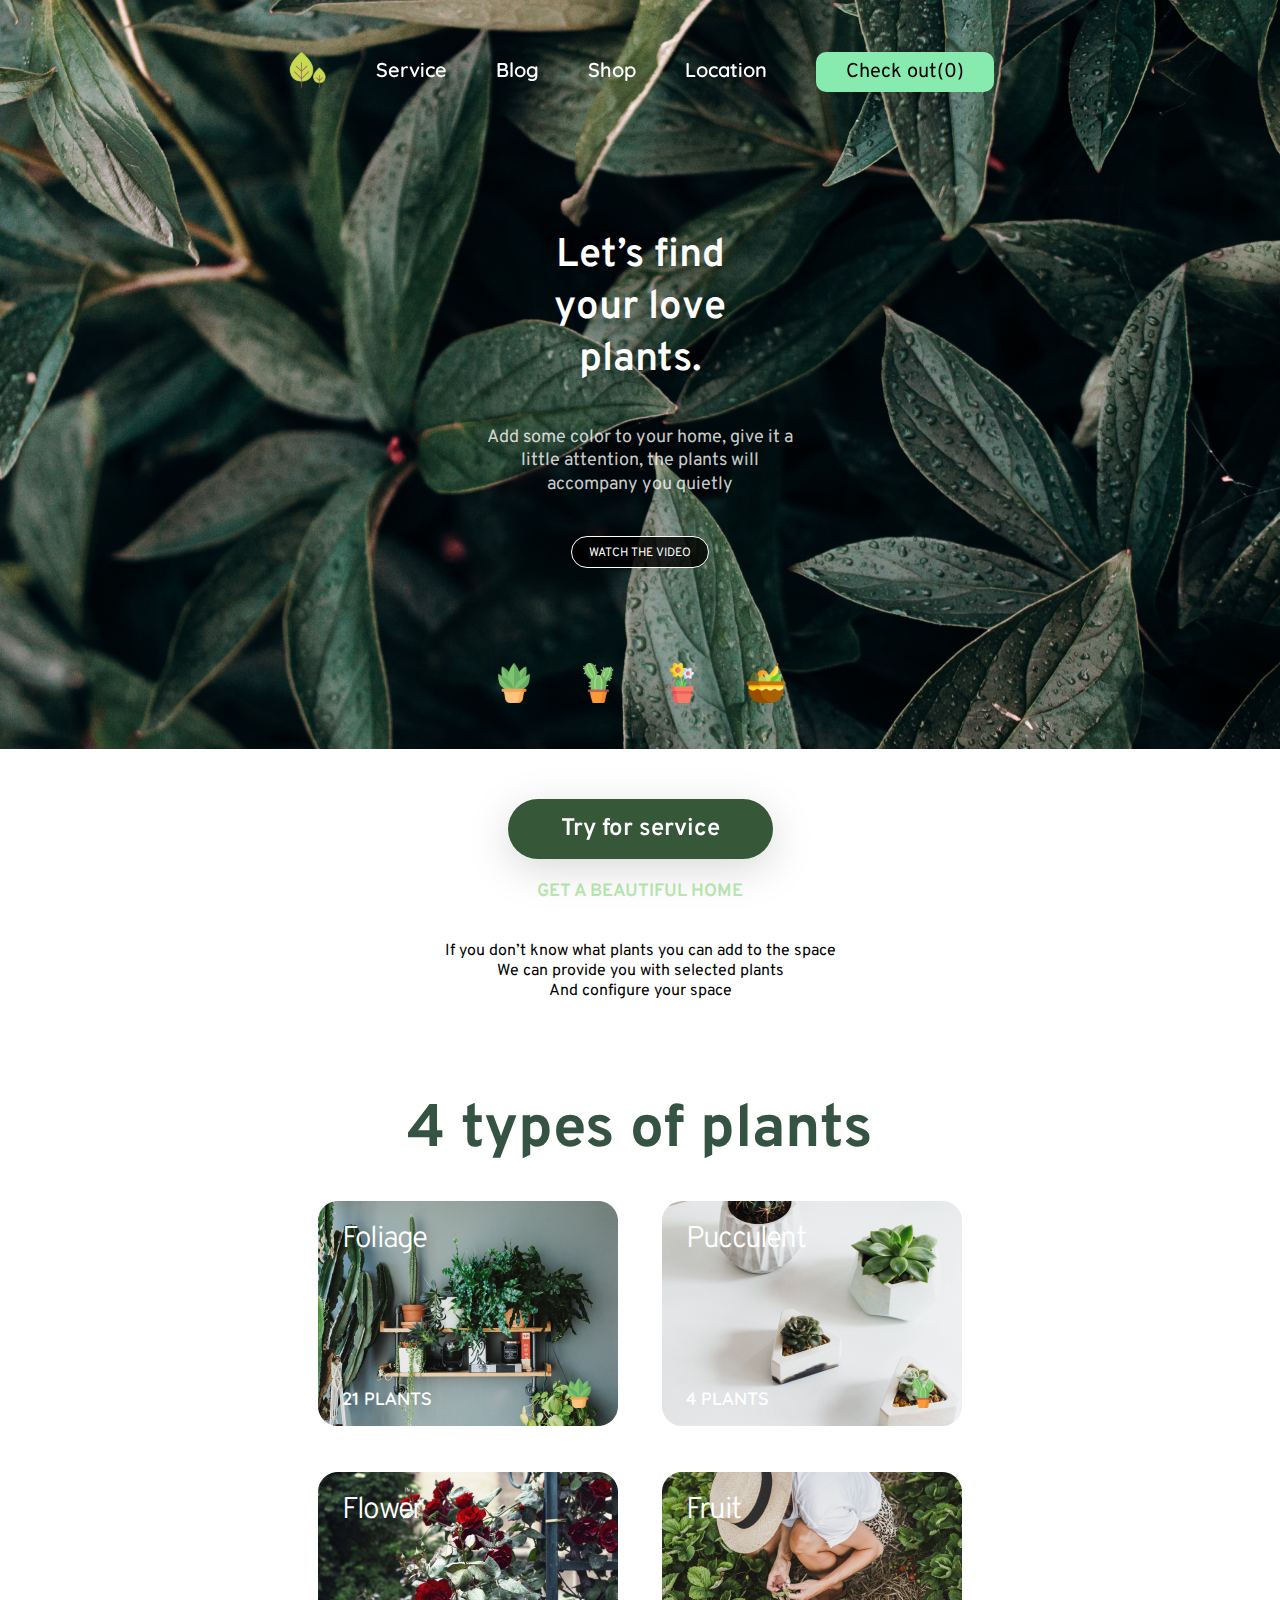
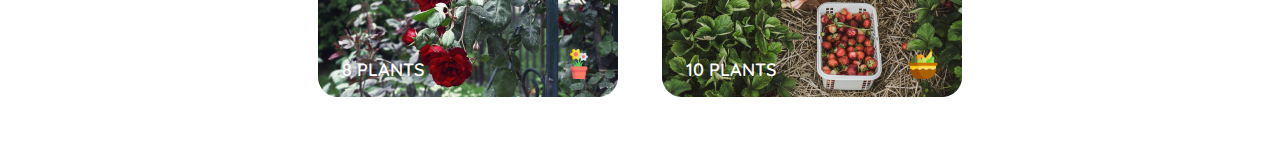
<file: index.html>
<!DOCTYPE html>
<html lang="en">
<head>
    <meta charset="UTF-8">
    <link rel="stylesheet" href="css/cssReset.css">
    <link rel="stylesheet" href="css/common.css">
    <link rel="stylesheet" href="css/index.css">
    <link rel="stylesheet" href="css/header.css">
    <link rel="preconnect" href="https://fonts.gstatic.com">
    <link href="https://fonts.googleapis.com/css2?family=Overpass:wght@200;300;400;600&family=Quicksand:wght@400;500;600&display=swap" rel="stylesheet">
    <script src="js/header.js"></script>
    <title>Title</title>
</head>
<body>
    <section class="top">
        <div class="wrap">
            <header class="header">
                <nav class="header__menu">
                    <a href="#" class="header__logo"><img src="images/icons/logo.svg" alt="icon" class="header__logo-icon"></a>
                    <ul class="header__menu-list">
                        <li class="header__menu-item"><a href="service.html" class="menu_link text-600">Service</a></li>
                        <li class="header__menu-item"><a href="#" class="menu_link text-600">Blog</a></li>
                        <li class="header__menu-item item-shop"><a href="#" class= "menu_link text-600">Shop</a>
                            <ul class="shop__drop-down-menu">
                                <li class="shop__drop-down-menu-item"><a href="#" class="shop__link">Folliage</a></li>
                                <li class="shop__drop-down-menu-item"><a href="#" class="shop__link">Pucculent</a></li>
                                <li class="shop__drop-down-menu-item"><a href="#" class="shop__link">Flower</a></li>
                                <li class="shop__drop-down-menu-item"><a href="#" class="shop__link">Fruit</a></li>
                            </ul>
                        </li>
                        <li class="header__menu-item"><a href="#" class="menu_link text-600">Location</a></li>
                    </ul>
                    <a href="#" class="header__check-out">Check out(<span class="check-out__notification">0</span>)</a>
                </nav>
            </header>

            <header id="header-small-screen" class="header-small-screen">
                <div class="header-small-screen__top-line-btns">
                    <button id="header__dropbtn" class="header-small-screen__dropbtn" onclick="showHideMenu()">
                        <div class="line1"></div>
                        <div class="line2"></div>
                        <div class="line3"></div>
                    </button>
                </div>
                <nav id="header-small-screen__menu" class="header-small-screen__menu menu-hidden">
                    <ul  class="header-small-screen__menu-list">
                        <li class="header-small-screen__menu-item"><a href="service.html" class="menu_link text-600">Service</a></li>
                        <li class="header-small-screen__menu-item"><a href="#" class="menu_link text-600">Blog</a></li>
                        <li class="header-small-screen__menu-item"><a href="#" class="menu_link text-600">Shop</a></li>
                        <li class="header-small-screen__menu-item"><a href="#" class="menu_link text-600">Location</a></li>
                    </ul>
                </nav>
            </header>

            <div class="top__content">
                <h1 class="top__content_title">Let’s find
                    your love
                    plants.
                </h1>
                <div class="top__content_text">
                    Add some color to your home, give it a little attention, the plants will accompany you quietly
                </div>
                <a href="" class="top__content_link">watch the video</a>
                <ul class="top__content_icons-list">
                    <li class="icons-item"><img src="images/icons/plant-01.svg" alt="icon" class="icons-icon"></li>
                    <li class="icons-item"><img src="images/icons/plant-02.svg" alt="icon" class="icons-icon"></li>
                    <li class="icons-item"><img src="images/icons/plant-03.svg" alt="icon" class="icons-icon"></li>
                    <li class="icons-item"><img src="images/icons/plant-04.svg" alt="icon" class="icons-icon"></li>
                </ul>
            </div>
        </div>
    </section>
    <section class="info">
        <div class="wrap">
            <a href="" class="link_try-for-service">Try for service</a>
            <a href="" class="info__link_get-home">Get a beautiful home</a>
            <span class="info__text">If you don’t know what plants you can add to the space
                We can provide you with selected plants
                And configure your space</span>
            <div class="info__types-of-plants">
                <h2 class="info__types-of-plants_title">4 types of plants</h2>
                <ul class="info__types-of-plants_list">
                    <li class="info__types-of-plants_item">
                        <img src="images/plants/plant-01.png" alt="plant-image" class="types-of-plan_image">
                        <span class="types-of-plants_caption">Foliage</span>
                        <span class="types-of-plants_plants-count">21 plants</span>
                        <img src="images/icons/plant-01.svg" alt="icon" class="types-of-plant_icon">
                    </li>
                    <li class="info__types-of-plants_item">
                        <img src="images/plants/plant-02.png" alt="plant-image" class="types-of-plan_image">
                        <span class="types-of-plants_caption">Pucculent</span>
                        <span class="types-of-plants_plants-count">4 plants</span>
                        <img src="images/icons/plant-02.svg" alt="icon" class="types-of-plant_icon">
                    </li>
                    <li class="info__types-of-plants_item">
                        <img src="images/plants/plant-03.png" alt="plant-image" class="types-of-plan_image">
                        <span class="types-of-plants_caption">Flower</span>
                        <span class="types-of-plants_plants-count">8 plants</span>
                        <img src="images/icons/plant-03.svg" alt="icon" class="types-of-plant_icon">
                    </li>
                    <li class="info__types-of-plants_item">
                        <img src="images/plants/plant-04.png" alt="plant-image" class="types-of-plan_image">
                        <span class="types-of-plants_caption">Fruit</span>
                        <span class="types-of-plants_plants-count">10 plants</span>
                        <img src="images/icons/plant-04.svg" alt="icon" class="types-of-plant_icon">
                    </li>
                </ul>
            </div>
        </div>
    </section>


</body>
</html>
</file>
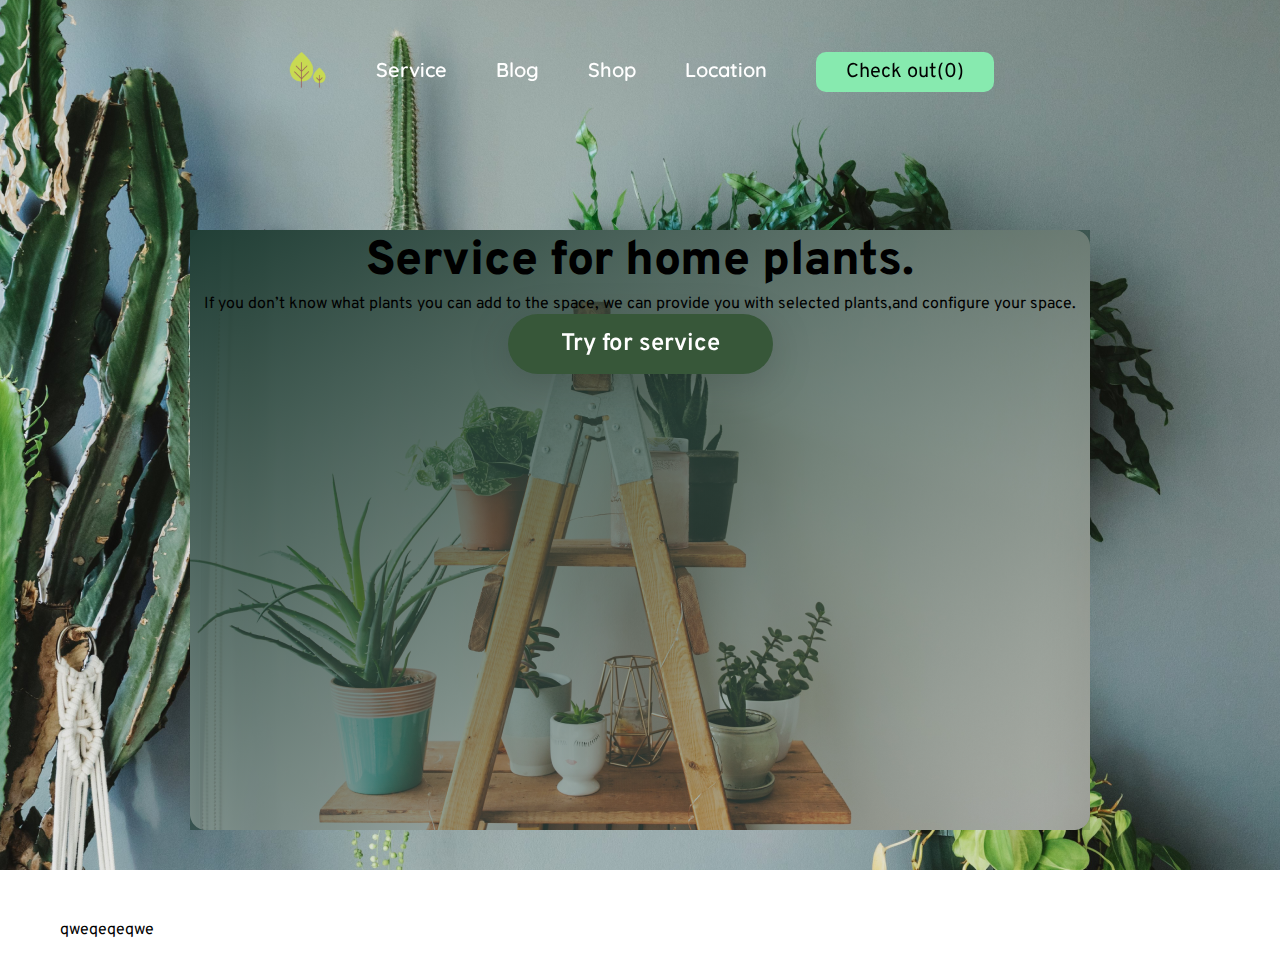
<file: service.html>
<!DOCTYPE html>
<html lang="en">
<head>
    <meta charset="UTF-8">
    <link rel="stylesheet" href="css/cssReset.css">
    <link rel="stylesheet" href="css/common.css">
<!--    <link rel="stylesheet" href="css/main.css">-->
    <link rel="stylesheet" href="css/header.css">
    <link rel="stylesheet" href="css/service.css">
    <link rel="preconnect" href="https://fonts.gstatic.com">
    <link href="https://fonts.googleapis.com/css2?family=Overpass:wght@200;300;400;600&family=Quicksand:wght@400;500;600&display=swap" rel="stylesheet">
    <script src="js/header.js"></script>
    <title>Title</title>
</head>
<body>
<section class="top">
    <div class="wrap">
        <header class="header">
            <nav class="header__menu">
                <a href="#" class="header__logo"><img src="images/icons/logo.svg" alt="icon" class="header__logo-icon"></a>
                <ul class="header__menu-list">
                    <li class="header__menu-item"><a href="service.html" class="menu_link text-600">Service</a></li>
                    <li class="header__menu-item"><a href="#" class="menu_link text-600">Blog</a></li>
                    <li class="header__menu-item item-shop"><a href="#" class= "menu_link text-600">Shop</a>
                        <ul class="shop__drop-down-menu">
                            <li class="shop__drop-down-menu-item"><a href="#" class="shop__link">Folliage</a></li>
                            <li class="shop__drop-down-menu-item"><a href="#" class="shop__link">Pucculent</a></li>
                            <li class="shop__drop-down-menu-item"><a href="#" class="shop__link">Flower</a></li>
                            <li class="shop__drop-down-menu-item"><a href="#" class="shop__link">Fruit</a></li>
                        </ul>
                    </li>
                    <li class="header__menu-item"><a href="#" class="menu_link text-600">Location</a></li>
                </ul>
                <a href="#" class="header__check-out">Check out(<span class="check-out__notification">0</span>)</a>
            </nav>
        </header>

        <header id="header-small-screen" class="header-small-screen">
            <div class="header-small-screen__top-line-btns">
                <button id="header__dropbtn" class="header-small-screen__dropbtn" onclick="showHideMenu()">
                    <div class="line1"></div>
                    <div class="line2"></div>
                    <div class="line3"></div>
                </button>
            </div>
            <nav id="header-small-screen__menu" class="header-small-screen__menu menu-hidden">
                <ul  class="header-small-screen__menu-list">
                    <li class="header-small-screen__menu-item"><a href="service.html" class="menu_link text-600">Service</a></li>
                    <li class="header-small-screen__menu-item"><a href="#" class="menu_link text-600">Blog</a></li>
                    <li class="header-small-screen__menu-item"><a href="#" class="menu_link text-600">Shop</a></li>
                    <li class="header-small-screen__menu-item"><a href="#" class="menu_link text-600">Location</a></li>
                </ul>
            </nav>
        </header>

        <div class="top__content">
            <div class="gradient">
            <h1 class="top__content-title">
                <span class="line-1">Service for</span>
                <span class="line-2">home plants.</span>
            </h1>
            <span class="content__text">If you don’t know what plants you can add to the space,
                we can provide you with selected plants,and configure your space.</span>
            <a href="" class="link_try-for-service">Try for service</a>
            </div>
        </div>
    </div>
<!--    <div class="top__bottom-line"></div>-->
</section>

<section class="qwe">
    qweqeqeqwe
</section>
</body>
</html>
</file>
<file: css/common.css>
section {
    padding: 50px 60px 40px;
}

h1 {
    font-style: normal;
    font-weight: 800;
    font-size: 48px;
    line-height: 64px;
}

.top {
    background-image: url("../images/Background.png");
    background-position: center center;
    background-repeat: no-repeat;
    background-attachment: fixed;
    background-size: cover;
}

.wrap {
    max-width: 1440px;
    margin: 0 auto;
}

.top__content {
    display: flex;
    flex-direction: column;
    text-align: center;
    /*padding-top: 180px;*/
    margin-top: 180px;
}

.text-display {

}

.text-600 {
    font-family: 'Quicksand', sans-serif;
    font-style: normal;
    font-weight: 600;
    font-size: 20px;
    line-height: 100%;
    color: #FFFFFF;
}

.link_try-for-service {
    display: inline-block;
    align-self: center;
    padding: 18px 53px;
    margin-bottom: 24px;
    border-radius: 30px;
    background: #375739;
    filter: drop-shadow(0px 10px 20px rgba(0, 0, 0, 0.15));
    font-style: normal;
    font-weight: 600;
    font-size: 24px;
    line-height: 100%;
    color: #FFFFFF;
    z-index: 1;
}



@media (max-width: 780px) {
    section {
        padding-left: 0;
        padding-right: 0;
    }
}
</file>
<file: css/index.css>
.top {
    background-image: url("../images/page-backgrounds/background-index.png");
}

/*SECTION TOP CONTENT*/
.top__content_title {
    display: inline-block;
    align-self: center;
    max-width: 500px;
    margin-bottom: 40px;
    white-space: pre-line;
    text-align: center;
    font-style: normal;
    font-weight: 600;
    font-size: 40px;
    line-height: 52px;
    color: #FFFFFF;
    text-shadow: 0px 10px 20px rgba(0, 0, 0, 0.25);
}

.top__content_text {
    display: inline-block;
    align-self: center;
    max-width: 325px;
    margin-bottom: 40px;
    font-style: normal;
    font-weight: normal;
    font-size: 18px;
    line-height: 130%;
    text-align: center;
    color: rgba(255, 255, 255, 0.8);
}

.top__content_link {
    display: inline-block;
    align-self: center;
    padding: 10px 17px 8px;
    margin-bottom: 95px;
    background: rgba(0, 0, 0, 0.8);
    border: 1px solid #FFFFFF;
    border-radius: 20px;
    text-align: center;
    font-style: normal;
    font-weight: normal;
    font-size: 12px;
    line-height: 100%;
    color: #FFFFFF;
    text-transform: uppercase;
    transition: all ease-in .2s;
}
.top__content_link:hover {
    background: #ffffff;
    color: #000000;
}

.top__content_icons-list {
    display: inline-block;
    align-self: center;
}

.icons-item {
    display: inline-block;
    margin-right: 40px;
}
.icons-item:last-child {
    margin-right: 0;
}

.icons-icon {
    width: 40px;
}

/*SECTION INFO*/
section .info {
    text-align: center;
    z-index: 1;
}

section.info .wrap {
    display: flex;
    flex-direction: column;
}


.info__link_get-home {
    display: inline-block;
    align-self: center;
    margin-bottom: 40px;
    text-align: center;
    font-style: normal;
    font-weight: 600;
    font-size: 18px;
    line-height: 100%;
    text-transform: uppercase;
    color: #B7EAAF;
}

.info__text {
    display: inline-block;
    max-width: 432px;
    margin-bottom: 100px;
    white-space: pre-line;
    align-self: center;
    text-align: center;
}

.info__types-of-plants_title {
    text-align: center;
    margin-bottom: 40px;
    font-size: 60px;
    line-height: 100%;
    color: #355342;;
}

.info__types-of-plants_list {
    text-align: center;
}

.info__types-of-plants_item {
    display: inline-block;
    position: relative;
    margin-right: 40px;
}
.info__types-of-plants_item:last-child {
    margin-right: 0;
}

.types-of-plan_image {
    max-width: 300px;
}

.types-of-plants_caption {
    display: inline-block;
    position: absolute;
    left: 24px;
    top: 24px;
    font-style: normal;
    font-weight: 300;
    font-size: 30px;
    line-height: 100%;
    color: #FFFFFF;
    letter-spacing: -.06em;
}

.types-of-plants_plants-count {
    display: inline-block;
    position: absolute;
    left: 24px;
    bottom: 24px;
    font-family: 'Quicksand', sans-serif;
    font-style: normal;
    font-weight: 600;
    font-size: 18px;
    line-height: 100%;
    text-transform: uppercase;
    color: #FFFFFF;
}

.types-of-plant_icon {
    display: inline-block;
    position: absolute;
    width: 30px;
    right: 24px;
    bottom: 24px;
}



@media (max-width: 1470px) {
    .info__types-of-plants_list {
        width: 65%;
        margin: 0 auto;
        text-align: center;
    }

    .info__types-of-plants_item:nth-child(-n+2) {
        margin-bottom: 40px;
    }

    .info__types-of-plants_item:nth-child(2n+2) {
        margin-right: 0;
    }
}

@media (max-width: 1122px) {
    .info__types-of-plants_list {
        width: 100%;
    }
}

@media (max-width: 780px) {
    .info__types-of-plants_title {
        font-size: 40px;
    }
}

@media (max-width: 735px) {
    .info__types-of-plants_list {
        width: 80%;
    }

    .info__types-of-plants_item {
        margin-bottom: 40px;
        margin-right: 0;
    }
    .info__types-of-plants_item:last-child {
        margin-bottom: 0;
    }
}
</file>
<file: css/header.css>
/*HEADER*/
.header {
    display: block;
    position: fixed;
    align-self: center;
    top: 50px;
    height: 40px;
    width: 710px;
    left: 50%;
    transform: translate(-50%, 0);
    z-index: 3;
}

.header__menu {
    display: block;
    text-align: center;
}

.header__logo {
    display: inline-block;
    margin-right: 45px;
    vertical-align: middle;
}

.header__logo-icon {
    display: inline-block;
    width: 40px;
}

.header__menu-list {
    display: inline-block;
}

.header__menu-item {
    display: inline-block;
    margin-right: 45px;
}

.header__menu-list .item-shop {
    position: relative;
}

.header__menu-list .item-shop:hover>.shop__drop-down-menu {
    visibility: visible;
    background: #213F36;
}

.header__menu-list .item-shop:hover .shop__link {
    color: #FFFFFF;
}

.header__check-out {
    display: inline-block;
    padding: 10px 30px;
    background: #87EAAF;
    border-radius: 10px;
    font-style: normal;
    font-weight: 400;
    font-size: 20px;
    line-height: 100%;
    color: #000000;
}


/*shop drop down menu*/
.shop__drop-down-menu {
    display: inline-block;
    position: absolute;
    left: -98px;
    top: 35px;
    padding: 24px 0;
    width: 240px;
    background: transparent;
    border: 1px solid rgba(255, 255, 255, 0.2);
    border-radius: 20px;
    visibility: hidden;
    transition: all ease-in .1s;
    z-index: 10;
}

.shop__drop-down-menu-item {
    display: block;
    text-align: center;
}

.shop__drop-down-menu-item:hover {
    background: #B7EAAF;
}

.shop__link {
    display: block;
    padding: 16px 0;
    font-family: 'Quicksand', sans-serif;
    font-style: normal;
    font-weight: 600;
    font-size: 20px;
    line-height: 100%;
    text-align: center;
    color: transparent;
    transition: color ease-in .1s;
}

.shop__link:hover {
    color: #000000;
}


/*header small screen*/
.header-small-screen {
    display: none;
    background: rgba(0, 0, 0, 0.8);
    position: fixed;
    width: 100%;
    top: 0;
    height: 60px;
    z-index: 5;
}

.header-small-screen__top-line-btns {
    display: flex;
    align-items: center;
    height: 100%;
    padding-left: 10px;
}

.header-small-screen__dropbtn {
    display: inline-block;
    cursor: pointer;
    background: transparent;
    outline: none;
    border: none;
}

.header-small-screen__dropbtn .line1, .line2, .line3 {
    width: 35px;
    height: 4px;
    background: #ffffff;
    margin: 6px 0;
    transition: .4s;
}

.header-small-screen__dropbtn>.change .line1 {
    -webkit-transform: rotate(-45deg) translate(-9px, 6px);
    transform: rotate(-45deg) translate(-9px, 6px);
}

.header-small-screen__dropbtn>.change .line2 {
    opacity: 0;
}

.header-small-screen__dropbtn>.change .line3 {
    -webkit-transform: rotate(45deg) translate(-8px, -8px) ;
    transform: rotate(45deg) translate(-8px, -8px) ;
}

.header-small-screen__menu {
    opacity: 1;
    transition: all ease .2s;
}

.header-small-screen__menu-list {
    display: block;
    background: rgba(0, 0, 0, 0.8);
}

.header-small-screen__menu-list .menu_link {
    transition: all ease .2s;
}

.header-small-screen__menu-list .menu_link:hover {
    background: #343434;
}

.menu-hidden {
    visibility: hidden;
    opacity: 0;
    transition: all ease .2s;
}

.header-small-screen__menu-item {
    display: block;
}

.header-small-screen__menu-list .menu_link {
    display: block;
    padding: 24px 0;
    text-align: center;
}




@media (max-width: 780px) {
    .header {
        display: none;
    }

    .header-small-screen {
        display: block;
    }
}
</file>
<file: css/service.css>
.top {
    background-image: url("../images/page-backgrounds/background-service.png"),
                        url("../images/page-backgrounds/background-service-bottom-line.svg");
    background-position: center center, center center;
    background-repeat: no-repeat, no-repeat;
}

.top__bottom-line {
    display: block;
    background-image: url("../images/page-backgrounds/background-service-bottom-line.svg");
    background-position: center center;
    background-repeat: no-repeat;
    background-size: cover;
    position: absolute;
    bottom: 0;
    left: 0;
    width: 100%;
    height: 381px;
}

.top__content {
    position: relative;
    background-image: url("../images/service-content-bg.png");
    background-position: center center;
    background-repeat: no-repeat;
    background-size: cover;
    max-width: 900px;
    height: 600px;
    margin-left: auto;
    margin-right: auto;
    z-index: 5;
    /*padding-bottom: 110px;*/
}


.gradient {
    width: 100%;
    height: 100%;
    background: linear-gradient(to left top, rgba(33, 63, 54, 0.2), rgba(33, 63, 54, 1));
}

.top__content_title {
    display: block;
}
.top__content_title .line-1 {
    display: block;
}
.top__content_title .line-2 {
    display: block;
}
</file>
<file: css/cssReset.css>
html {
    box-sizing: border-box;
}

*, *::after, *::before {
    box-sizing: inherit;
}

body {
    padding: 0;
    margin: 0;
    font-size: 16px;
    font-family: 'Overpass', 'sans-serif';
    font-feature-settings: 'liga' off;
}

a {
    text-decoration: none;
}

h1, h2, h3, h4, h5, h6 {
    padding: 0;
    margin: 0;
}

ul, li {
    display: block;
    text-decoration: none;
    list-style: none;
    padding: 0;
    margin: 0;
    color: black;
}
</file>
